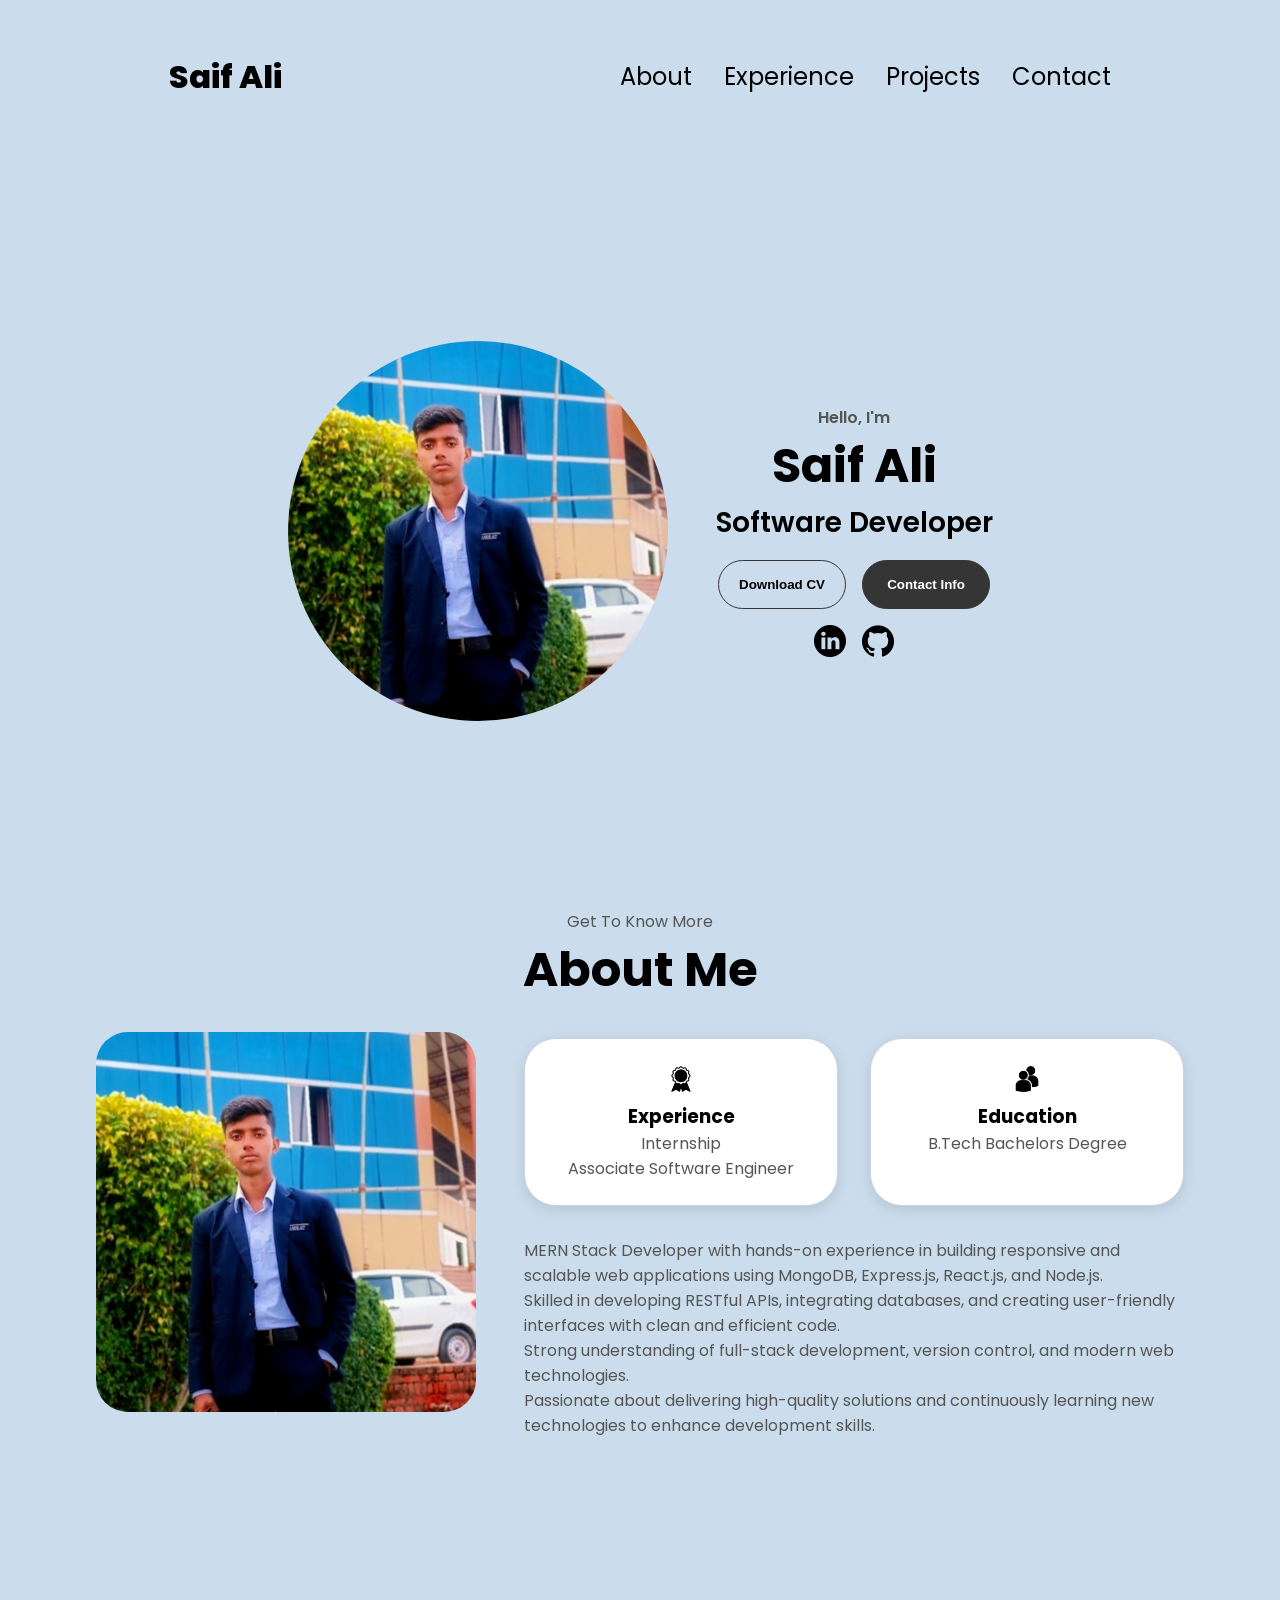
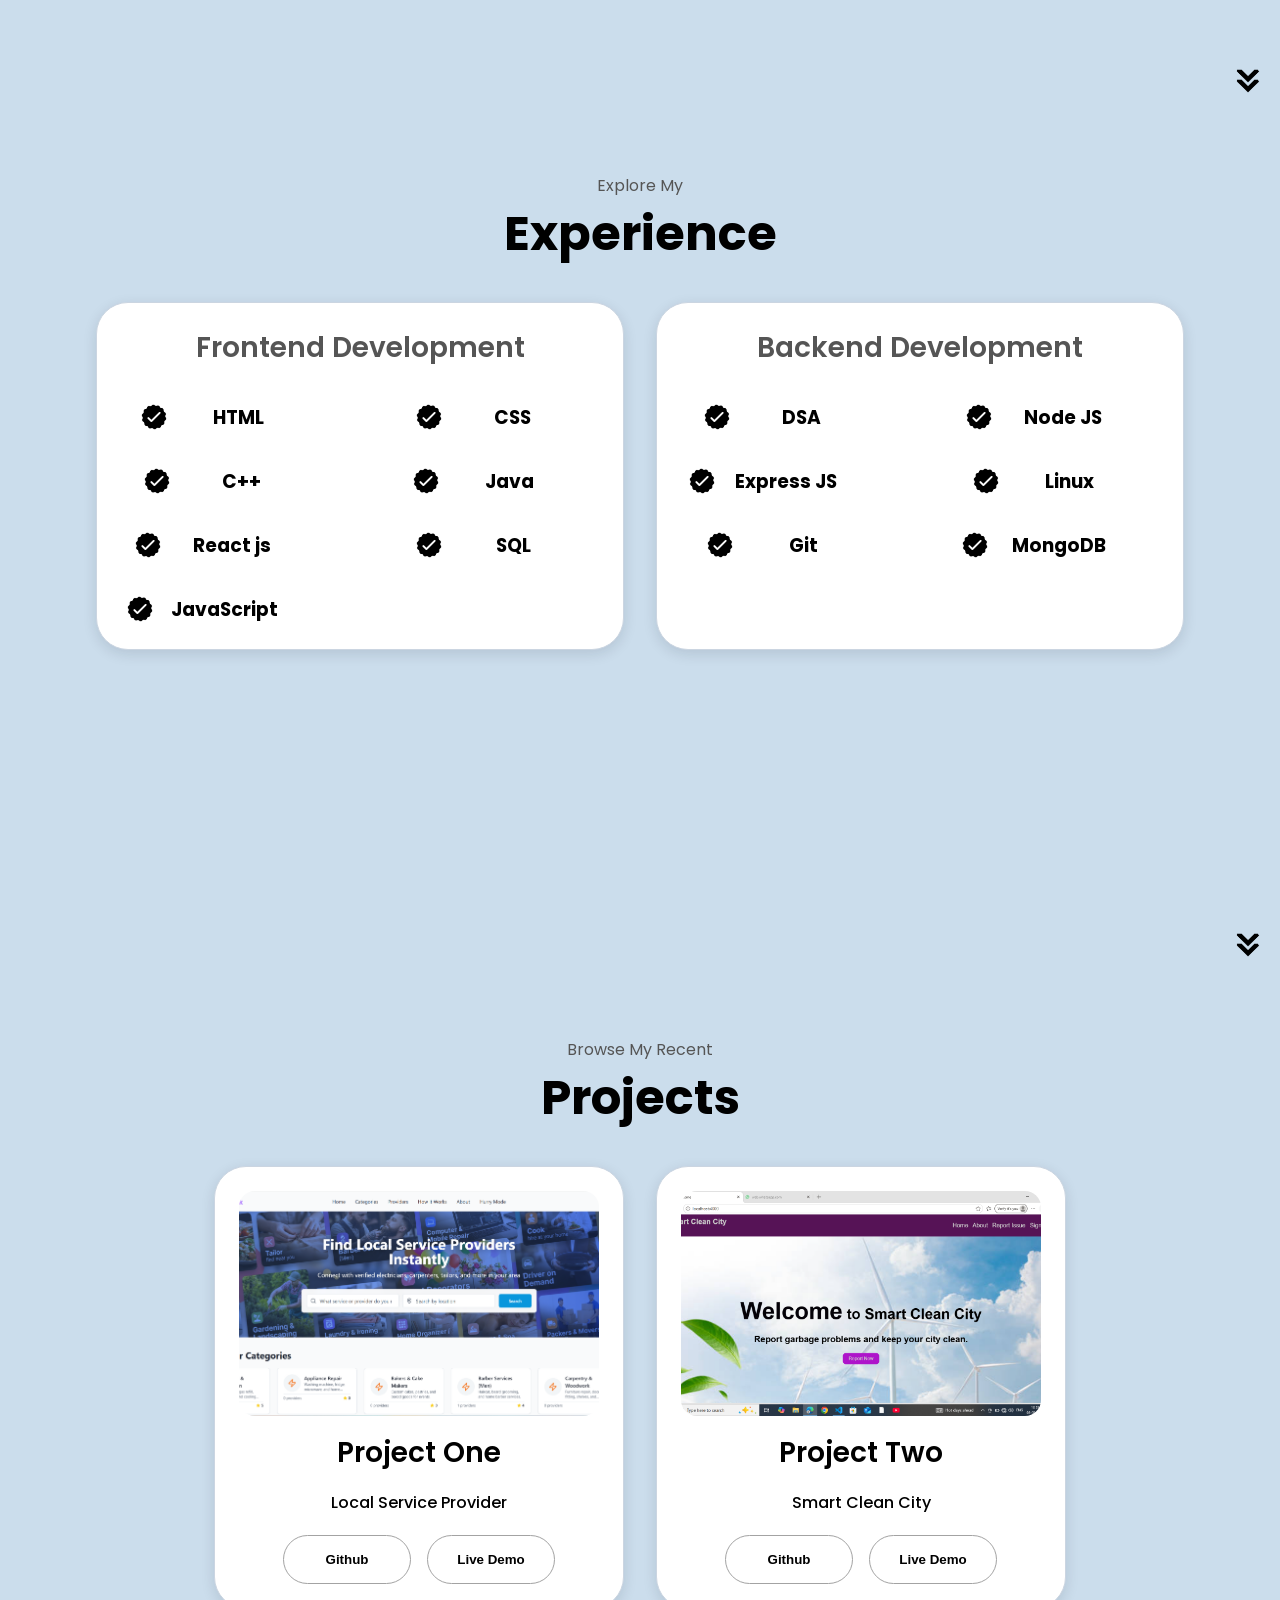
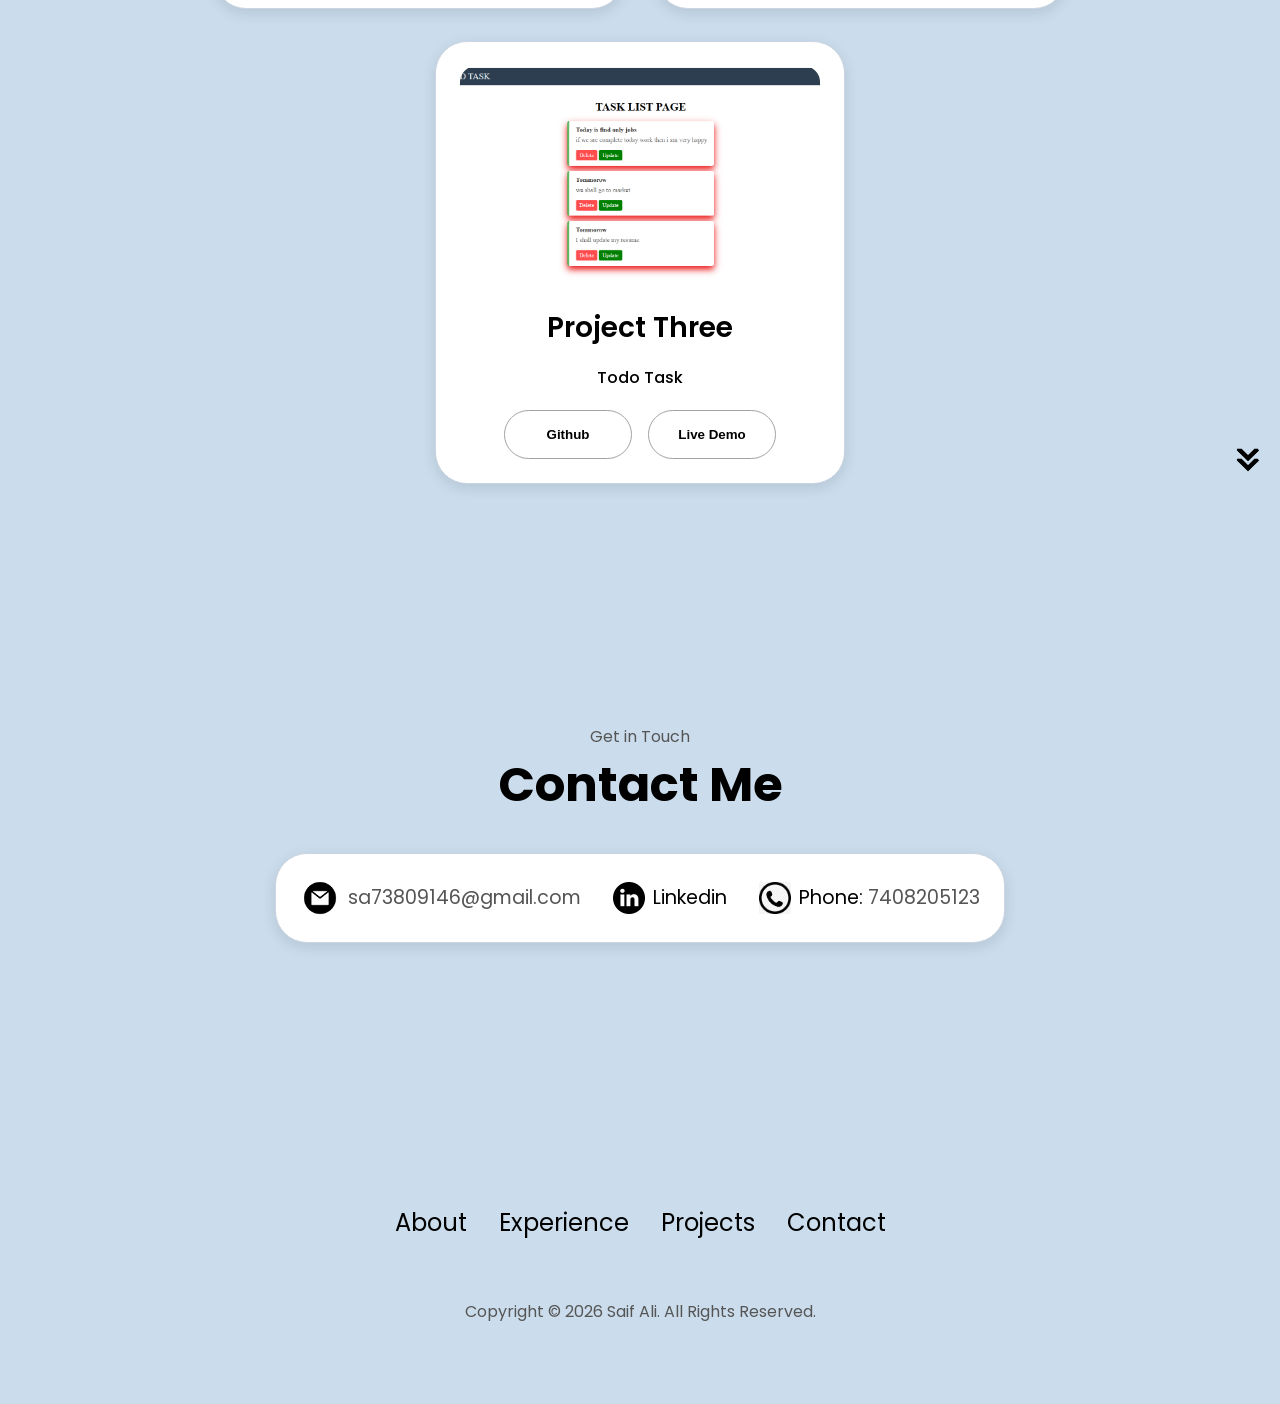
<file: index.html>
<!DOCTYPE html>
<html lang="en">

<head>
        <meta charset="UTF-8">
        <meta name="viewport" content="width=device-width, initial-scale=1.0">
        <title>My Portfolio</title>
        <link rel="stylesheet" href="style.css" />
        <link rel="stylesheet" href="mediaquery.CSS" />
</head>

<body>
        <nav id="desktop-nav">
                <div class="logo">Saif Ali </div>
                <div>
                        <ul class="nav-links">
                                <li><a href="#about">About</a></li>
                                <li><a href="#experience">Experience</a></li>
                                <li><a href="#projects">Projects</a></li>
                                <li><a href="#contact">Contact</a></li>

                        </ul>
                </div>
        </nav>
        <nav id="hamburger-nav">
                <div class="logo">Saif Ali</div>
                <div class="hamburger-menu">
                        <div class="hamburger-icon" onclick="toggleMenu()">
                                <span></span>
                                <span></span>
                                <span></span>
                        </div>
                        <div class="menu-links">
                                <li><a href="#about" onclick="toggleMenu()">About</a></li>
                                <li><a href="#experience" onclick="toggleMenu()">Experience</a></li>
                                <li><a href="#projects" onclick="toggleMenu()">Projects</a></li>
                                <li><a href="#contact" onclick="toggleMenu()">Contact</a></li>

                        </div>
                </div>
        </nav>
        <section id="profile">
                <div class="section__pic-container">
                        <img src="./assets/pic.png.jpeg" alt="Saif Ali profile picture">
                </div>
                <div class="section__text">
                        <p class="section__text__p1">Hello, I'm</p>
                        <h1 class="title">Saif Ali</h1>
                        <p class="section__text__p2">Software Developer</p>
                        <div class="btn-container">
                                <button class="btn btn-color-2"
                                        onclick="window.open('./assets/Saif_Ali_Resume_SoftwareDeveloper.pdf')">Download CV</button>
                                <button class="btn btn-color-1" onclick="location.href='./#contact'">Contact
                                        Info</button>
                        </div>
                        <div id="socials-container">

                                <img src="./assets/linkedin.png" alt="My Linkedin profile" class="icon"
                                        onclick="location.href='https://www.linkedin.com/in/saif-ali-7187342ab/'">

                                <img src="./assets/github.png" alt="My Github profile" class="icon"
                                        onclick="location.href='https://github.com/SaifAli4602'">
                        </div>
                </div>
        </section>
        <section id="about">
                <p class="section__text__p1">Get To Know More</p>
                <h1 class="title">About Me</h1>
                <div class="section-container">
                        <div class="section__pic-container">
                                <img src="./assets/pic.png.jpeg" alt="profile picture" class="about-pic">
                        </div>
                        <div class="about-details-container">
                                <div class="about-containers">
                                        <div class="details-container">
                                                <img src="./assets/experience.png" alt="experience icon" class="icon">
                                                <h3>Experience</h3>
                                                <p>Internship<br>Associate Software Engineer</p>

                                        </div>
                                        <div class="details-container">
                                                <img src="./assets/education.png" alt="education icon" class="icon">
                                                <h3>Education</h3>
                                                <p>B.Tech Bachelors Degree</p>

                                        </div>
                                </div>
                                <div class="text-container">
                                        <p>
                                                MERN Stack Developer with hands-on experience in building responsive and
                                                scalable
                                                web applications using MongoDB, Express.js, React.js, and Node.js.
                                                <br>
                                                Skilled in developing RESTful APIs, integrating databases, and creating
                                                user-friendly interfaces with clean and efficient code.
                                                <br>
                                                Strong understanding of full-stack development, version control, and
                                                modern web
                                                technologies.
                                                <br> Passionate about delivering
                                                high-quality solutions and continuously learning new technologies to
                                                enhance development skills.

                                        </p>

                                </div>

                        </div>
                </div>
                <img src="./assets/arrow.png" alt="Arrow icon" class="icon arrow"
                        onclick="location.href='./#experience'" />
        </section>
        <section id="experience">
                <p class="section__text__p1">Explore My</p>
                <h1 class="title">Experience</h1>
                <div class="experience-details-container">
                        <div class="about-containers">
                                <div class="details-container">
                                        <h2 class="experience-sub-title">Frontend Development</h2>
                                        <div class="article-container">
                                                <article>
                                                        <img src="./assets/checkmark.png" alt="experience icon"
                                                                class="icon">
                                                        <div>
                                                                <h3>HTML</h3>
                                                                <!-- <p>Experienced</p> -->
                                                        </div>
                                                </article>
                                                <article>
                                                        <img src="./assets/checkmark.png" alt="experience icon"
                                                                class="icon">
                                                        <div>
                                                                <h3>CSS</h3>
                                                                <!-- <p>Experienced</p> -->
                                                        </div>
                                                </article>
                                                <article>
                                                        <img src="./assets/checkmark.png" alt="experience icon"
                                                                class="icon">
                                                        <div>
                                                                <h3>C++</h3>
                                                                <!-- <p>Basic</p> -->
                                                        </div>
                                                </article>
                                              
                                                <article>
                                                        <img src="./assets/checkmark.png" alt="experience icon"
                                                                class="icon">
                                                        <div>
                                                                <h3>Java</h3>
                                                                <!-- <p>Experienced</p> -->
                                                        </div>
                                                </article>
                                             
                                                <article>
                                                        <img src="./assets/checkmark.png" alt="experience icon"
                                                                class="icon">
                                                        <div>
                                                                <h3>React js</h3>
                                                                <!-- <p>Experienced</p> -->
                                                        </div>
                                                </article>
                                                 <article>
                                                        <img src="./assets/checkmark.png" alt="experience icon"
                                                                class="icon">
                                                        <div>
                                                                <h3>SQL</h3>
                                                                <!-- <p>Basic</p> -->
                                                        </div>
                                                </article>
                                                  <article>
                                                        <img src="./assets/checkmark.png" alt="experience icon"
                                                                class="icon">
                                                        <div>
                                                                <h3>JavaScript</h3>
                                                                <!-- <p>Basic</p> -->
                                                        </div>
                                                </article>
                                        </div>
                                </div>
                                <div class="details-container">
                                        <h2 class="experience-sub-title">Backend Development</h2>
                                        <div class="article-container">
                                                <article>
                                                        <img src="./assets/checkmark.png" alt="experience icon"
                                                                class="icon">
                                                        <div>
                                                                <h3>DSA</h3>
                                                                <!-- <p>Basic</p> -->
                                                        </div>
                                                </article>
                                                <article>
                                                        <img src="./assets/checkmark.png" alt="experience icon"
                                                                class="icon">
                                                        <div>
                                                                <h3>Node JS</h3>
                                                                <!-- <p>Intermediate</p> -->
                                                        </div>
                                                </article>
                                                <article>
                                                        <img src="./assets/checkmark.png" alt="experience icon"
                                                                class="icon">
                                                        <div>
                                                                <h3>Express JS </h3>
                                                                <!-- <p>Intermediate</p> -->
                                                        </div>
                                                </article>

                                                 <article>
                                                        <img src="./assets/checkmark.png" alt="experience icon"
                                                                class="icon">
                                                        <div>
                                                                <h3>Linux</h3>
                                                                <!-- <p>Experienced</p> -->
                                                        </div>
                                                </article>
                                                <article>
                                                        <img src="./assets/checkmark.png" alt="experience icon"
                                                                class="icon">
                                                        <div>
                                                                <h3>Git </h3>
                                                                <!-- <p>Intermediate</p> -->
                                                        </div>
                                                </article>
                                                <article>
                                                        <img src="./assets/checkmark.png" alt="experience icon"
                                                                class="icon">
                                                        <div>
                                                                <h3>MongoDB</h3>
                                                                <!-- <p>Basic</p> -->
                                                        </div>
                                                </article>

                                        </div>
                                </div>


                        </div>
                </div>
                <img src="./assets/arrow.png" alt="Arrow icon" class="icon arrow"
                        onclick="location.href='./#projects'" />
        </section>
        <section id="projects">
                <p class="section__text__p1">Browse My Recent</p>
                <h1 class="title">Projects</h1>
                <div class="experience-details-container">
                        <div class="about-containers">
                                <div class="details-container color-container">
                                        <div class="article-container">
                                                <img src="./assets/Real-Project-Photo.png" alt="Project 1"
                                                        class="project-img" />
                                        </div>
                                        <h2 class="experience-sub-title project-title">Project One</h2>
                                        <p class="proName">Local Service Provider</p>
                                        <div class="btn-container">
                                                <button class="btn btn-color-2 project-btn"
                                                        onclick="location.href='https://github.com/SaifAli4602/Local-Link-Services.git'">
                                                        Github
                                                </button>
                                                <button class="btn btn-color-2 project-btn"
                                                        onclick="location.href='https://new-locallink.vercel.app/'">
                                                        Live Demo
                                                </button>
                                        </div>
                                </div>
                                <div class="details-container color-container">
                                        <div class="article-container">
                                                <img src="./assets/Screenshot (3).png" alt="Project 2"
                                                        class="project-img">
                                        </div>
                                        <h2 class="experience-sub-title project-title">Project Two</h2>
                                        <p class="proName">Smart Clean City</p>

                                        <div class="btn-container">
                                                <button class="btn btn-color-2 project-btn"
                                                        onclick="location.href='https://github.com/SaifAli4602/smart-clean-city-project.git'">
                                                        Github
                                                </button>
                                                <button class="btn btn-color-2 project-btn"
                                                        onclick="location.href='https://github.com/SaifAli4602/smart-clean-city-project.git'">
                                                        Live Demo
                                                </button>
                                        </div>
                                </div>
                                <div class="details-container color-container">
                                        <div class="article-container">
                                                <img src="./assets/Screenshot (14).png" alt="Project 3"
                                                        class="project-img">
                                        </div>
                                        <h2 class="experience-sub-title project-title">Project Three</h2>
                                        <p class="proName">Todo Task</p>
                                        <div class="btn-container">
                                                <button class="btn btn-color-2 project-btn"
                                                        onclick="location.href='https://github.com/'">
                                                        Github
                                                </button>
                                                <button class="btn btn-color-2 project-btn"
                                                        onclick="location.href='https://github.com/'">
                                                        Live Demo
                                                </button>
                                        </div>
                                </div>
                        </div>
                </div>
                <img src="./assets/arrow.png" alt="Arrow icon" class="icon arrow" onclick="location.href='#projects'" />
        </section>
        <section id="contact">
                <p class="section__text__p1">Get in Touch</p>
                <h1 class="title">Contact Me</h1>
                <div class="contact-info-upper-container">
                        <div class="contact-info-container">
                                <img src="./assets/email.png" alt="Email icon" class="icon contact-icon email-icon" />
                                <p>sa73809146@gmail.com</p>
                        </div>
                        <div class="contact-info-container">
                                <img src="./assets/linkedin.png" alt="Linkedin icon" class="icon contact-icon" />
                                <p><a href="https://www.linkedin.com/in/saif-ali-7187342ab/"
                                                target="_blank">Linkedin</a></p>

                        </div>
                        <div class="contact-info-container">
                                <img src="./assets/call.png" alt="Linkedin icon" class="icon contact-icon" />
                                <p><a>Phone: </a>7408205123</p>


                        </div>
                </div>
        </section> 
        <footer>
                <nav>
                        <div class="nav-links-container">
                                <ul class="nav-links">
                                        <li><a href="#about">About</a></li>
                                        <li><a href="#experience">Experience</a></li>
                                        <li><a href="#projects">Projects</a></li>
                                        <li><a href="#contact">Contact</a></li>

                                </ul>
                        </div>
                </nav>
                <p>Copyright &#169; 2026 Saif Ali. All Rights Reserved.</p>
        </footer>
        <script src="script.js"></script>
</body>

</html>
</file>
<file: style.css>
/* GENERAL */

@import url("https://fonts.googleapis.com/css2?family=Poppins:wght@300;400;500;600&display=swap");

/* ---- THEME: yahan se background/card colors badal sakte ho ---- */
:root {
      --bg-start: #E3E9F5;
      --bg-end: #C9D6EC;
      /* page background: professional slate-blue gradient */
      --surface: #FFFFFF;
      /* cards, dropdown menu */
      --border: #CBD5E1;
      /* card borders */
}

* {
      margin: 0;
      padding: 0;
}

body {
      font-family: "Poppins", sans-serif;
      background: rgb(203, 221, 236);
      background-attachment: fixed;
      min-height: 100vh;
}

html {
      scroll-behavior: smooth;
}

img {
      max-width: 100%;
}

p {
      color: rgb(85, 85, 85);
}

/* TRANSITION */
a,
.btn {
      transition: all 300ms ease;
}


/* DESKTOP NAV */
nav,
.nav-links {
      display: flex;
}

nav {
      justify-content: space-around;
      align-items: center;
      height: 17vh;
}

.nav-links {
      gap: 2rem;
      list-style: none;
      font-size: 1.5rem;
}

a {
      color: black;
      text-decoration: none;
      text-decoration-color: white;
}

a:hover {
      color: gray;
      text-decoration: underline;
      text-underline-offset: 1rem;
      text-decoration-color: rgb(181, 181, 181);
}

.logo {
      font-size: 2rem;
      font-weight: 800;
}

.logo:hover {
      cursor: default;
}

/* HAMBURGER MENU */
#hamburger-nav {
      display: none;
}

.hamburger-menu {
      position: relative;
      display: inline-block;
}

.hamburger-icon {
      display: flex;
      flex-direction: column;
      justify-content: space-between;
      height: 24px;
      width: 30px;
      cursor: pointer;
}

.hamburger-icon span {
      width: 100%;
      height: 2px;
      background-color: black;
      transition: all 0.3s ease-in-out;
}

.menu-links {
      position: absolute;
      top: 100%;
      right: 0;
      z-index: 20;
      background-color: var(--surface);
      border-radius: 1rem;
      width: fit-content;
      max-height: 0;
      overflow: hidden;
      transition: all 0.3s ease-in-out;
}

.menu-links a {
      display: block;
      padding: 10px 24px;
      text-align: center;
      font-size: 1.5rem;
      color: black;
      text-decoration: none;
      transition: all 0.3s ease-in-out;
}

.menu-links li {
      list-style: none;
}

.menu-links.open {
      max-height: 300px;
      box-shadow: 0 8px 24px rgba(15, 23, 42, 0.15);
}

.hamburger-icon.open span:first-child {
      transform: rotate(45deg) translate(10px, 5px);
}

.hamburger-icon.open span:nth-child(2) {
      opacity: 0;
}

.hamburger-icon.open span:last-child {
      transform: rotate(-45deg) translate(10px, -5px);
}

/* SECTION */

section {
      padding-top: 4vh;
      min-height: 96vh;
      margin: 0 10rem;
      box-sizing: border-box;
}

.section-container {
      display: flex;
      gap: 4rem;
}


/* PROFILE */

#profile {
      display: flex;
      justify-content: center;
      gap: 5rem;
      min-height: 80vh;
}

.section__pic-container {
      display: flex;
      height: 380px;
      width: 380px;
      margin: auto 0;
      flex-shrink: 0;
}

.section__pic-container img {
      width: 100%;
      height: 100%;
      border-radius: 50%;
      object-fit: cover;
}

.section__pic-container .about-pic {
      border-radius: 2rem;
}

.section__text {
      align-self: center;
      text-align: center;
}

.section__text p {
      font-weight: 600;
}

.section__text__p1 {
      text-align: center;
}

.section__text__p2 {
      font-size: 1.75rem;
      margin-bottom: 1rem;
      color:black
}

.title {
      font-size: 3rem;
      text-align: center;
}

#socials-container {
      display: flex;
      justify-content: center;
      margin-top: 1rem;
      gap: 1rem;
}

/* ICONS */

.icon {
      cursor: pointer;
      height: 2rem;
      flex-shrink: 0;
}

/* BUTTONS */

.btn-container {
      display: flex;
      justify-content: center;
      flex-wrap: wrap;
      gap: 1rem;
}

.btn {
      font-weight: 600;
      padding: 1rem;
      width: 8rem;
      border-radius: 2rem;
}

.btn-color-1,
.btn-color-2 {
      border: rgb(53, 53, 53) 0.1rem solid;
}

.btn-color-1:hover,
.btn-color-2:hover {
      cursor: pointer;
}

.btn-color-1,
.btn-color-2:hover {
      background: rgb(53, 53, 53);
      color: white;
}

.btn-color-1:hover {
      background: rgb(0, 0, 0);
}

.btn-color-2 {
      background: none;
}

.btn-color-2:hover {
      border: rgb(255, 255, 255) 0.1rem solid;
}

/* ABOUT SECTION */

#about {
      position: relative;
}

.about-containers {
      gap: 2rem;
      margin-bottom: 2rem;
      margin-top: 2rem;
}

.about-details-container {
      justify-content: center;
      flex-direction: column;
}

.about-containers,
.about-details-container {
      display: flex;
}

.arrow {
      position: absolute;
      right: -5rem;
      bottom: 2.5rem;
}

.details-container {
      padding: 1.5rem;
      flex: 1;
      min-width: 0;
      background: var(--surface);
      border-radius: 2rem;
      border: var(--border) 0.1rem solid;
      box-shadow: 0 4px 14px rgba(15, 23, 42, 0.12);
      text-align: center;
}

/* EXPERIENCE SECTION*/

#experience {
      position: relative;
}

.experience-sub-title {
      color: rgb(85, 85, 85);
      font-weight: 600;
      font-size: 1.75rem;
      margin-bottom: 2rem;
}

.experience-details-container {
      display: flex;
      justify-content: center;
      flex-direction: column;
}

.article-container {
      display: grid;
      grid-template-columns: repeat(2, minmax(0, 1fr));
      column-gap: 4rem;
      row-gap: 2rem;
}

.proName {
      padding-bottom: 20px;
      font-weight: 500;
      color: black;
}


article {
      display: flex;
      width: 10rem;
      align-items: center;
      justify-content: space-around;
      gap: 0.5rem;
}

article .icon {
      cursor: default;
}

/*PROJECT SECTION*/

#projects {
      position: relative;
}

/* 3 cards ek row me; jagah kam ho to neeche wrap ho jate hain */
#projects .about-containers {
      flex-wrap: wrap;
      justify-content: center;
}

#projects .details-container {
      flex: 1 1 300px;
      max-width: 360px;
}

#projects .article-container {
      display: block;
}

.color-container {
      background: var(--surface);
}

.project-img {
      display: block;
      width: 100%;
      height: auto;
      aspect-ratio: 16 / 10;
      object-fit: cover;
      object-position: top;
      border-radius: 1rem;
}

.project-title {
      margin: 1rem;
      color: black;
}

.project-btn {
      color: black;
      border-color: rgb(163, 163, 163);
}

/*CONTACT*/

#contact {
      display: flex;
      justify-content: center;
      flex-direction: column;
      min-height: 70vh;
}

.contact-info-upper-container {
      display: flex;
      justify-content: center;
      flex-wrap: wrap;
      max-width: 100%;
      border-radius: 2rem;
      border: var(--border) 0.1rem solid;
      background: var(--surface);
      box-shadow: 0 4px 14px rgba(15, 23, 42, 0.12);
      margin: 2rem auto;
      padding: 0.5rem;
}

.contact-info-container {
      display: flex;
      align-items: center;
      justify-content: center;
      gap: 0.5rem;
      margin: 1rem;
}

.contact-info-container p {
      font-size: larger;
      overflow-wrap: anywhere;
}

.contact-icon {
      cursor: default;
}

.email-icon {
      height: 2.5rem;
}

/*Footer Section*/

footer {
      min-height: 26vh;
      margin: 0 1rem;
      padding-bottom: 1.5rem;
}

footer p {
      text-align: center;
}

footer nav {
      justify-content: center;
}
</file>
<file: mediaquery.CSS>
/* =========================================================
   RESPONSIVE BREAKPOINTS  (desktop-first)
   1600px+  : bade monitors
   1400px   : laptops
   1200px   : tablet landscape / chhote laptops  -> hamburger menu, stacked layout
   1000px   : tablet portrait                    -> cards stack
   600px    : phones
   360px    : chhote phones
   ========================================================= */

/* ---------- Bade monitors ---------- */
@media screen and (min-width: 1600px) {
        section {
                max-width: 1300px;
                margin-left: auto;
                margin-right: auto;
        }
}

/* ---------- Laptops (1366px, 1280px etc.) ---------- */
@media screen and (max-width: 1400px) {
        section {
                margin: 0 6rem;
        }

        #profile,
        .section-container {
                gap: 3rem;
        }
}

/* ---------- Tablet landscape / chhote laptops ---------- */
@media screen and (max-width: 1200px) {
        #desktop-nav {
                display: none;
        }

        #hamburger-nav {
                display: flex;
                justify-content: space-between;
                height: 80px;
                padding: 0 5%;
        }

        section {
                margin: 0 5%;
                min-height: 0;
                padding-top: 3rem;
                padding-bottom: 1.5rem;
        }

        #profile,
        .section-container {
                flex-direction: column;
                align-items: center;
                gap: 2rem;
                min-height: 0;
        }

        #profile {
                padding-top: 2rem;
                padding-bottom: 2rem;
        }

        .section__pic-container {
                width: min(280px, 70vw);
                height: min(280px, 70vw);
                margin: 0 auto;
        }

        .about-details-container {
                width: 100%;
        }

        .about-containers {
                margin-top: 0;
        }

        .arrow {
                display: none;
        }

        #contact {
                min-height: 0;
        }
}

/* ---------- Tablet portrait ---------- */
@media screen and (max-width: 1000px) {

        /* Experience ke 2 cards ek ke neeche ek */
        #experience .about-containers {
                flex-direction: column;
                max-width: 640px;
                margin-left: auto;
                margin-right: auto;
        }

        /* Contact info list ki tarah */
        .contact-info-upper-container {
                flex-direction: column;
                align-items: flex-start;
        }

        .contact-info-container {
                justify-content: flex-start;
        }
}

/* ---------- Phones ---------- */
@media screen and (max-width: 600px) {
        #hamburger-nav {
                height: 64px;
        }

        .logo {
                font-size: 1.5rem;
        }

        .title {
                font-size: 2rem;
        }

        .section__text__p2 {
                font-size: 1.25rem;
        }

        .details-container {
                padding: 1.25rem 1rem;
                border-radius: 1.5rem;
        }

        .about-containers {
                gap: 1rem;
        }

        .text-container {
                text-align: left;
        }

        .experience-sub-title {
                font-size: 1.25rem;
                margin-bottom: 1.25rem;
        }

        .article-container {
                column-gap: 1rem;
                row-gap: 1.25rem;
        }

        article {
                width: auto;
                justify-content: flex-start;
                gap: 0.75rem;
        }

        .contact-info-container {
                margin: 0.75rem;
        }

        .contact-info-container p,
        .nav-links li a {
                font-size: 1rem;
        }

        footer {
                min-height: 0;
        }

        footer nav {
                height: auto;
                margin-bottom: 1.5rem;
        }

        .nav-links {
                flex-wrap: wrap;
                justify-content: center;
                gap: 0.5rem 1.5rem;
        }
}

/* ---------- Chhote phones (iPhone SE, 320px) ---------- */
@media screen and (max-width: 360px) {
        .title {
                font-size: 1.75rem;
        }

        .article-container {
                grid-template-columns: 1fr;
        }

        .btn {
                width: 7rem;
                padding: 0.9rem 0.5rem;
        }
}
</file>
